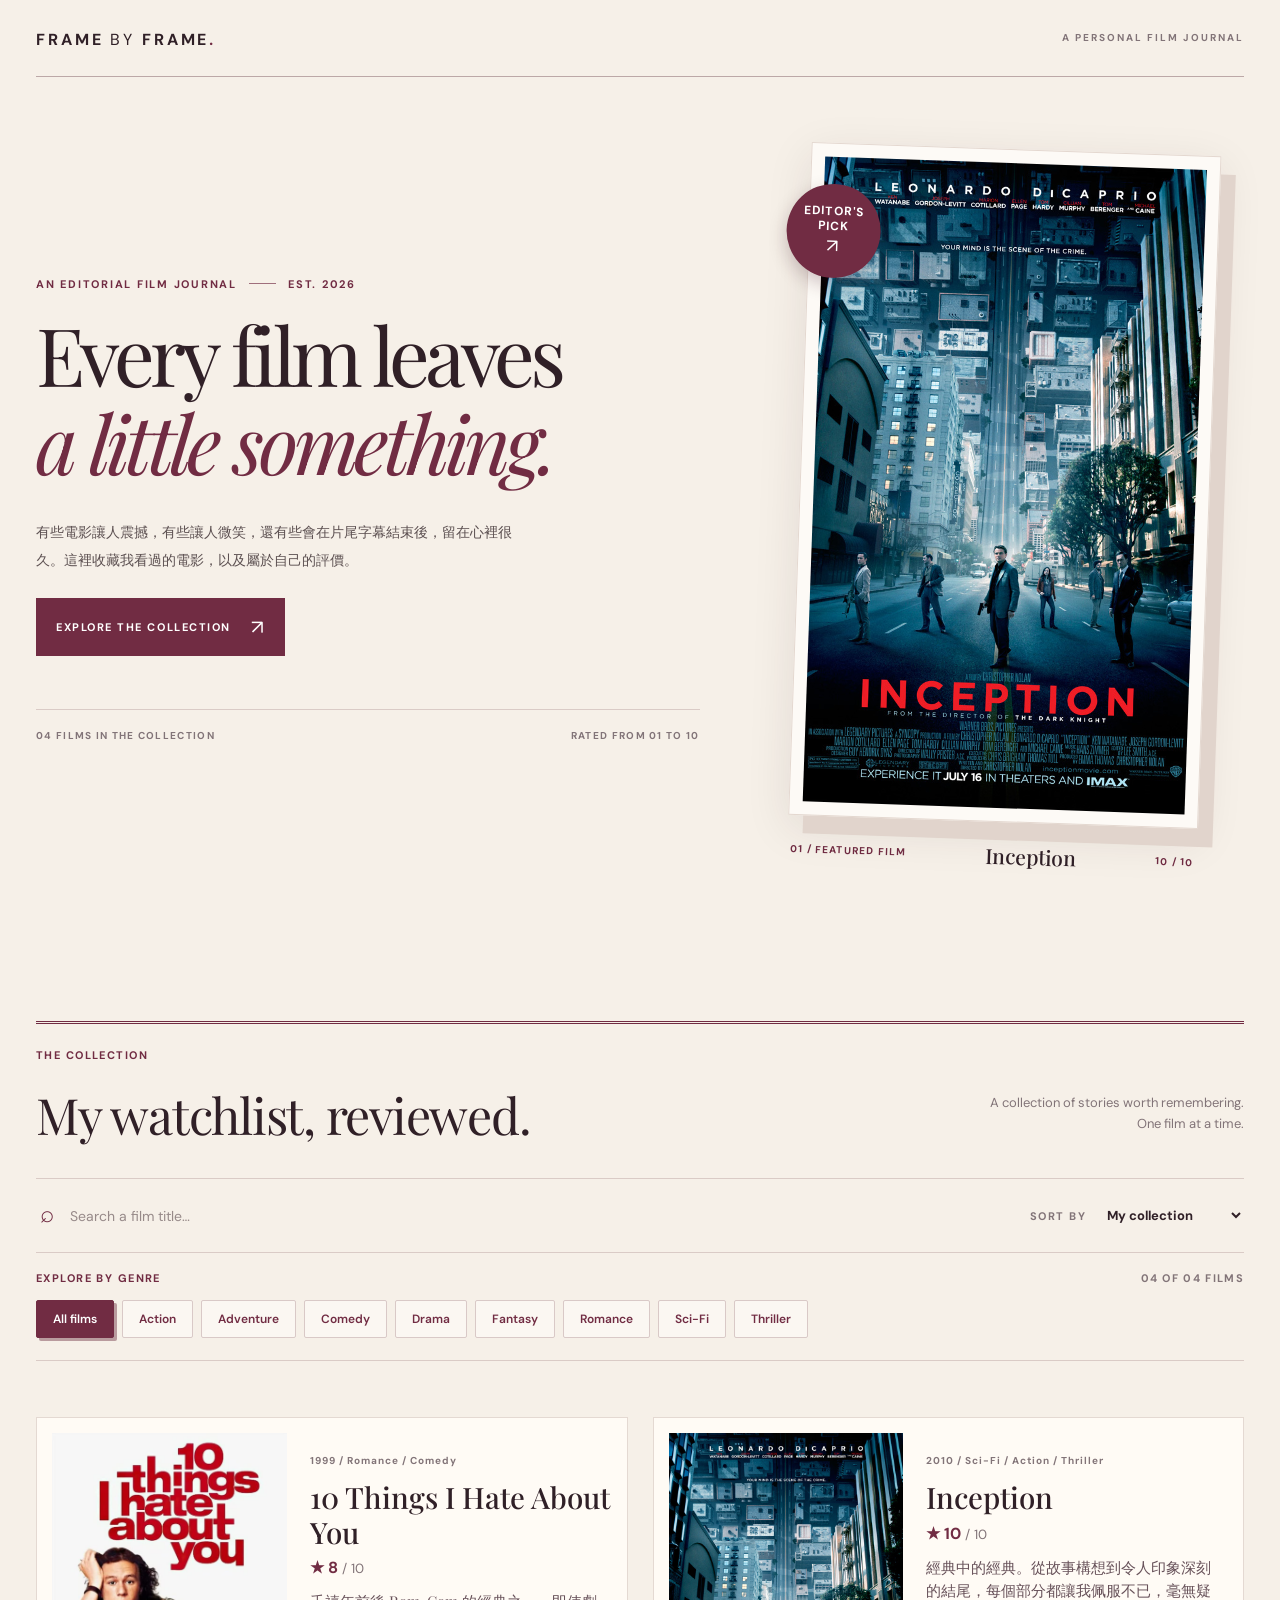
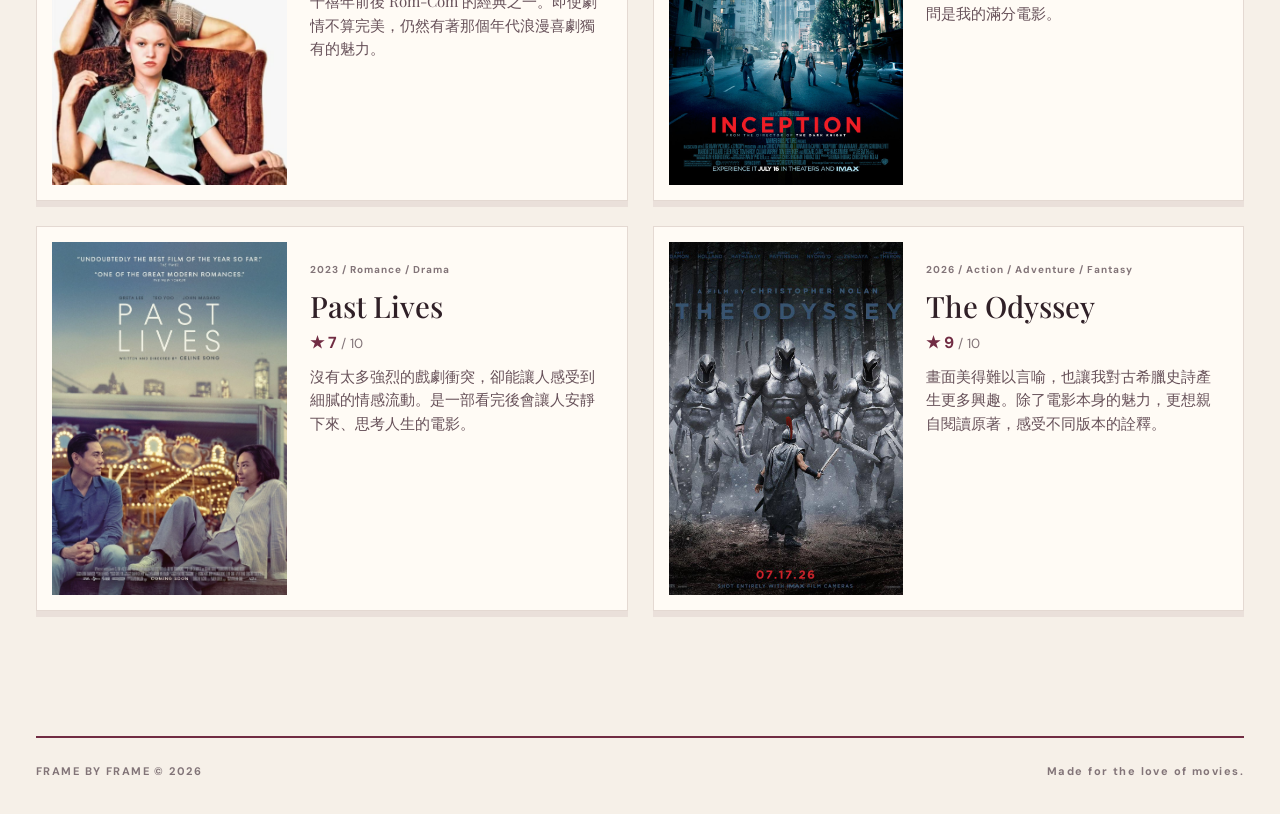
<file: index.html>
<!doctype html>
<html lang="zh-Hant"><head><meta charset="utf-8"><meta name="viewport" content="width=device-width,initial-scale=1"><meta name="description" content="Frame by Frame — 我的個人電影評價與觀影日記"><title>Frame by Frame | Film Journal</title><link rel="stylesheet" href="css/style.css?v=2.3"></head>
<body><header class="site-header wrap"><a class="brand" href="index.html">FRAME <span>BY</span> FRAME<span class="brand-dot">.</span></a><span class="header-note">A PERSONAL FILM JOURNAL</span></header>
<main><section class="hero wrap" aria-label="Frame by Frame introduction">
  <div class="hero-copy">
    <p class="eyebrow">AN EDITORIAL FILM JOURNAL <span class="eyebrow-line"></span> EST. 2026</p>
    <h1>Every film leaves<br><em>a little something.</em></h1>
    <p class="intro">有些電影讓人震撼，有些讓人微笑，還有些會在片尾字幕結束後，留在心裡很久。這裡收藏我看過的電影，以及屬於自己的評價。</p>
    <a class="hero-explore" href="#collection">EXPLORE THE COLLECTION <span aria-hidden="true">↗</span></a>
    <div class="hero-foot"><span id="total-count">MY COLLECTION</span><span>RATED FROM 01 TO 10</span></div>
  </div>
  <a class="hero-feature" href="movie.html?id=inception" aria-label="Read Inception film review">
    <div class="feature-picture"><img src="assets/posters/inception.jpg" alt="Inception film poster" width="430" height="645"><div class="feature-sticker">EDITOR'S<br>PICK <span>↗</span></div></div>
    <div class="feature-label"><span>01 / FEATURED FILM</span><strong>Inception</strong><span>10 / 10</span></div>
  </a>
</section>
<section class="collection wrap" id="collection"><div class="section-top"><div><p class="eyebrow">THE COLLECTION</p><h2>My watchlist, reviewed.</h2></div><p class="muted">A collection of stories worth remembering.<br>One film at a time.</p></div>
<div class="toolbar"><label class="search"><span class="sr-only">搜尋電影名稱</span><input id="search" type="search" placeholder="Search a film title…" autocomplete="off"></label><label class="sort">SORT BY <select id="sort"><option value="default">My collection</option><option value="rating-desc">Rating: high to low</option><option value="rating-asc">Rating: low to high</option><option value="year-desc">Year: newest first</option><option value="year-asc">Year: oldest first</option></select></label></div>
<div class="filter-area"><div class="filter-heading"><span class="eyebrow">EXPLORE BY GENRE</span><span id="result-count" aria-live="polite">ALL FILMS</span></div><div id="genre-filters" class="genre-filters" role="group" aria-label="依電影類型篩選"></div></div>
<p id="status" class="status" role="status" aria-live="polite"></p><div id="movie-grid" class="movie-grid"></div></section></main>
<footer class="footer wrap"><span>FRAME BY FRAME © 2026</span><span>Made for the love of movies.</span></footer><script defer src="js/main.js?v=2.4"></script></body></html>
</file>
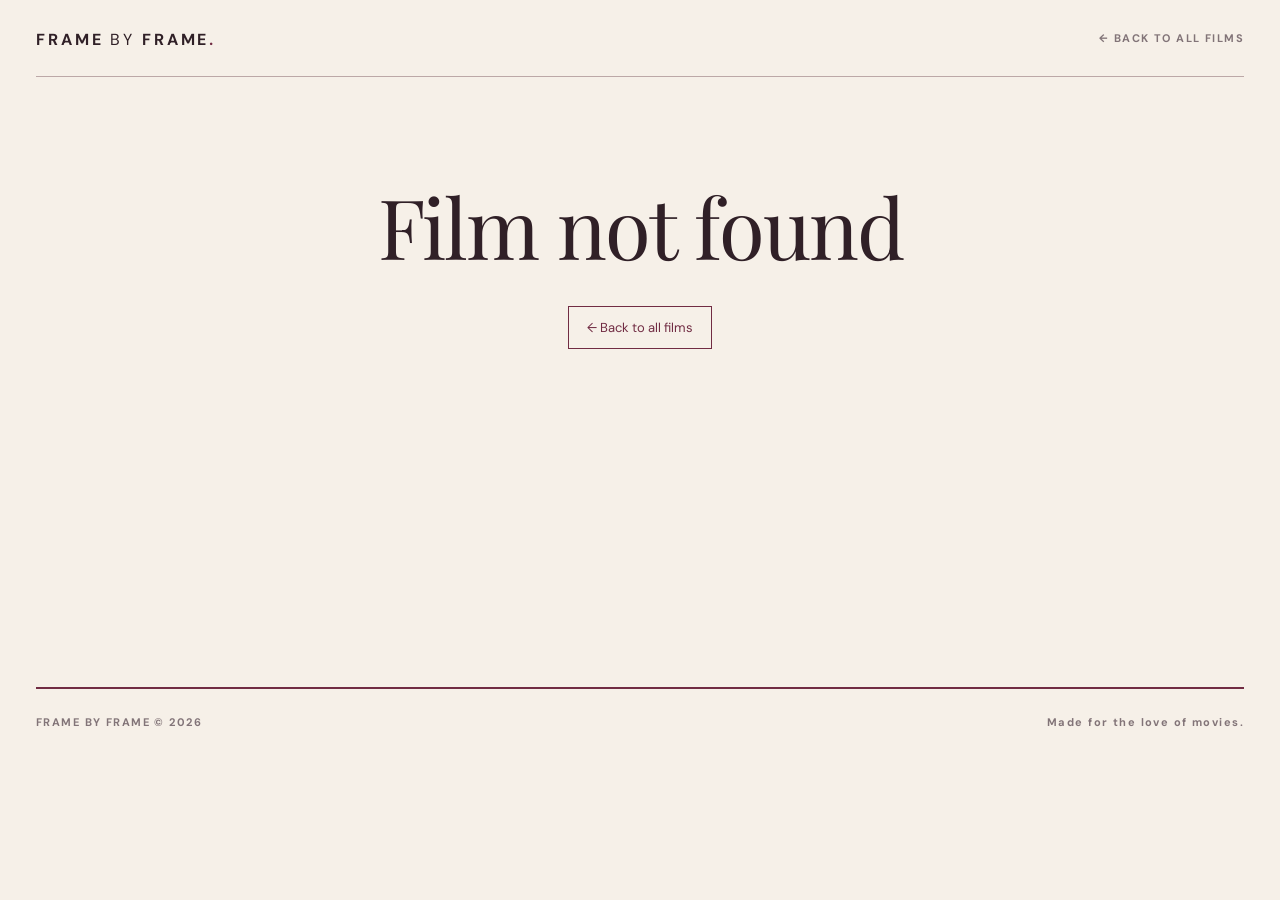
<file: movie.html>
<!doctype html>
<html lang="zh-Hant"><head><meta charset="utf-8"><meta name="viewport" content="width=device-width,initial-scale=1"><meta name="description" content="Frame by Frame 電影日記詳情"><title>Film Review | Frame by Frame</title><link rel="stylesheet" href="css/style.css?v=2.3"></head><body><header class="site-header wrap"><a class="brand" href="index.html">FRAME <span>BY</span> FRAME<span class="brand-dot">.</span></a><a class="back-nav" href="index.html">← BACK TO ALL FILMS</a></header><main class="wrap"><div id="detail" class="detail"><p class="status">正在載入電影資料…</p></div></main><footer class="footer wrap"><span>FRAME BY FRAME © 2026</span><span>Made for the love of movies.</span></footer><script defer src="js/movie.js?v=2.4"></script></body></html>
</file>
<file: css/style.css>
@import url('https://fonts.googleapis.com/css2?family=DM+Sans:wght@400;500;600;700&family=Playfair+Display:ital,wght@0,400;0,500;0,600;1,400;1,500&display=swap');
:root{--bg:#f8f5ef;--ink:#341e24;--wine:#752e40;--muted:#7b6f70;--line:#dfd5d1;--card:#ede5dc;--cream:#fffcf8}*{box-sizing:border-box}html{scroll-behavior:smooth}body{margin:0;background:var(--bg);color:var(--ink);font-family:'DM Sans','Noto Sans TC',sans-serif;-webkit-font-smoothing:antialiased}a{color:inherit;text-decoration:none}a:focus-visible,button:focus-visible,input:focus-visible,select:focus-visible{outline:3px solid #ad7884;outline-offset:3px}.wrap{max-width:1150px;width:calc(100% - 72px);margin:auto}.site-header{padding:29px 0 26px;border-bottom:1px solid var(--line);display:flex;align-items:center;justify-content:space-between;gap:16px}.brand{font-weight:700;letter-spacing:.12em;font-size:15px;white-space:nowrap}.brand span{font-weight:400}.brand-dot{color:var(--wine);font-size:22px}.header-note,.back-nav,.eyebrow,.hero-foot,.footer,.sort,.card-meta{font-size:11px;letter-spacing:.13em;font-weight:700}.header-note,.back-nav{color:var(--muted)}.back-nav:hover{color:var(--wine)}.hero{padding-top:85px;padding-bottom:48px}.eyebrow{color:var(--wine);margin:0 0 19px}.hero h1{font-family:'Playfair Display',Georgia,serif;font-size:clamp(48px,7.5vw,100px);line-height:1.04;letter-spacing:-.048em;font-weight:400;margin:0}.hero em{font-weight:400;color:var(--wine)}.intro{line-height:1.95;font-size:15px;max-width:565px;color:#5c5051;margin:32px 0 55px}.hero-foot{display:flex;justify-content:space-between;border-top:1px solid var(--line);padding-top:19px;color:var(--muted)}.collection{padding:40px 0 100px}.section-top{display:flex;justify-content:space-between;align-items:end;gap:24px;margin-bottom:30px}.section-top h2,.detail h1{font-family:'Playfair Display',Georgia,serif;font-weight:400;letter-spacing:-.025em}.section-top h2{font-size:36px;margin:0}.muted{color:var(--muted);font-size:13px}.toolbar{display:flex;justify-content:space-between;align-items:center;gap:15px;border-top:1px solid var(--line);border-bottom:1px solid var(--line);padding:16px 0;margin-bottom:30px}.search input{font:inherit;font-size:14px;background:transparent;border:0;min-width:230px;padding:9px 0;color:var(--ink)}.search input::placeholder{color:#978a89}.sort{display:flex;align-items:center;gap:14px;color:var(--muted)}.sort select{color:var(--ink);font:inherit;font-size:13px;border:0;background:transparent;max-width:210px;padding:9px 3px}.status{color:var(--muted);font-size:14px;min-height:18px}.movie-grid{display:grid;grid-template-columns:repeat(3,minmax(0,1fr));gap:30px}.movie-card{display:block;min-width:0}.movie-card:hover .poster,.movie-card:focus-visible .poster{transform:translateY(-5px);box-shadow:0 18px 30px #341e2418}.poster{width:100%;aspect-ratio:2/3;object-fit:cover;background:var(--card);display:flex;flex-direction:column;justify-content:space-between;padding:22px;overflow:hidden;transition:transform .25s,box-shadow .25s}.poster-top{display:flex;justify-content:space-between;gap:8px;color:#7c5e60;font-size:10px;letter-spacing:.16em;font-weight:700}.poster-art{display:flex;align-items:center;flex:1;justify-content:center;text-align:center}.poster-art span{font-family:'Playfair Display',Georgia,serif;font-size:clamp(27px,3.2vw,48px);font-weight:400;line-height:1.08;letter-spacing:-.035em;overflow-wrap:anywhere}.poster-bottom{font-size:10px;font-weight:700;letter-spacing:.16em;color:#987c80;text-align:right}.poster[data-tone="1"]{background:#e7dce1}.poster[data-tone="2"]{background:#d8dde0}.poster[data-tone="0"]{background:#e9e1d5}.card-meta{color:var(--muted);margin-top:18px}.card-title{font-family:'Playfair Display',Georgia,serif;font-weight:500;font-size:25px;line-height:1.2;margin:7px 0 10px}.rating{color:var(--wine);font-weight:700;font-size:14px}.rating small{font-weight:400;color:var(--muted)}.card-review{line-height:1.75;font-size:13px;color:#6b5b5c;margin:10px 0 0}.footer{border-top:1px solid var(--line);color:var(--muted);display:flex;justify-content:space-between;padding:26px 0 36px}.detail{padding:65px 0 95px;min-height:65vh}.detail-head{display:grid;grid-template-columns:minmax(210px,340px) 1fr;gap:60px;align-items:center;margin-bottom:65px}.detail .poster{max-width:340px}.detail h1{font-size:clamp(43px,5.8vw,78px);line-height:1.06;margin:0 0 16px}.detail-genre{color:var(--muted);font-size:13px;letter-spacing:.06em;margin:0 0 27px}.detail-score{display:flex;align-items:baseline;gap:10px;margin:0 0 23px}.detail-score strong{font-family:'Playfair Display',Georgia,serif;color:var(--wine);font-size:64px;font-weight:400}.detail-score span{color:var(--muted);font-size:13px}.detail-tagline{font-family:'Playfair Display',Georgia,serif;font-size:22px;line-height:1.6;color:#675258}.detail-sections{max-width:780px;margin-left:auto}.detail-section{border-top:1px solid var(--line);padding:28px 0 33px;display:grid;grid-template-columns:175px 1fr;gap:30px}.detail-section h2{font-size:12px;letter-spacing:.12em;text-transform:uppercase;color:var(--wine);margin:6px 0}.detail-section p{margin:0;line-height:2;font-size:15px;white-space:pre-line}.detail-empty{margin:40px 0;text-align:center}.detail-empty h1{font-size:42px}.link-button{display:inline-block;margin-top:20px;border:1px solid var(--wine);color:var(--wine);padding:12px 18px;font-size:13px}.link-button:hover{background:var(--wine);color:white}.sr-only{position:absolute;width:1px;height:1px;overflow:hidden;clip:rect(0,0,0,0)}@media(max-width:760px){.wrap{width:calc(100% - 36px)}.site-header{padding:20px 0}.header-note{display:none}.hero{padding-top:64px}.hero h1{font-size:clamp(45px,10vw,70px)}.intro{margin:24px 0 40px}.section-top{align-items:start;flex-direction:column;gap:3px}.collection{padding-bottom:70px}.movie-grid{grid-template-columns:repeat(2,minmax(0,1fr));gap:16px}.card-title{font-size:20px}.poster{padding:14px}.poster-art span{font-size:clamp(22px,4.5vw,35px)}.toolbar{align-items:stretch;flex-direction:column}.search input{width:100%}.sort{justify-content:space-between}.detail{padding-top:40px}.detail-head{grid-template-columns:minmax(110px,180px) 1fr;gap:20px;margin-bottom:35px}.detail h1{font-size:clamp(29px,6vw,48px)}.detail-score strong{font-size:46px}.detail-tagline{font-size:16px}.detail-section{grid-template-columns:1fr;gap:10px;padding:22px 0}.footer{gap:10px;font-size:10px}}@media(max-width:430px){.movie-grid{grid-template-columns:1fr}.poster-art span{font-size:45px}.detail-head{grid-template-columns:1fr}.detail .poster{max-width:220px}.hero-foot{font-size:9px}}


/* Frame by Frame 2.0 — collection filters and film-to-film navigation */
.filter-area{margin:-8px 0 24px;padding:0 0 22px;border-bottom:1px solid var(--line)}
.filter-heading{display:flex;justify-content:space-between;align-items:center;gap:14px;margin-bottom:15px}
.filter-heading .eyebrow{margin:0}
#result-count{font-size:11px;font-weight:700;letter-spacing:.12em;color:var(--muted)}
.genre-filters{display:flex;gap:8px;flex-wrap:wrap}
.genre-chip{border:1px solid #d3c5c4;background:transparent;color:var(--wine);padding:9px 15px;border-radius:100px;font:600 12px 'DM Sans',sans-serif;cursor:pointer;transition:background .2s,color .2s,border-color .2s,transform .2s}
.genre-chip:hover{background:#eee3e1;transform:translateY(-1px)}
.genre-chip[aria-pressed="true"]{background:var(--wine);color:white;border-color:var(--wine)}
.movie-card{border-radius:3px;padding-bottom:12px;transition:transform .2s ease}
.movie-card:hover .card-title,.movie-card:focus-visible .card-title{color:var(--wine)}
.card-title{transition:color .2s ease}
.movie-card .poster{border-radius:3px}
.detail-sections{margin-bottom:65px}
.film-navigation{border-top:1px solid var(--line);display:grid;grid-template-columns:repeat(2,minmax(0,1fr));gap:20px;padding-top:26px}
.film-nav-link{display:flex;flex-direction:column;gap:7px;padding:22px 24px;background:#f0e9e2;border:1px solid transparent;min-width:0;transition:border-color .2s,transform .2s,background .2s}
.film-nav-link:hover{border-color:#b68b91;background:#f5ece9;transform:translateY(-2px)}
.film-nav-label{font-size:10px;font-weight:700;letter-spacing:.17em;color:var(--wine)}
.film-nav-link strong{font-family:'Playfair Display',Georgia,serif;font-size:clamp(20px,2.5vw,29px);font-weight:500;line-height:1.22;overflow-wrap:anywhere}
.film-nav-meta{font-size:12px;color:var(--muted)}
.film-nav-link.next{text-align:right;align-items:flex-end}
@media(max-width:760px){.filter-area{margin-top:0}.genre-filters{gap:7px}.genre-chip{padding:8px 11px}.film-navigation{gap:10px}.film-nav-link{padding:16px 13px}}
@media(max-width:430px){.film-navigation{grid-template-columns:1fr}.film-nav-link.next{text-align:left;align-items:flex-start}}
@media(prefers-reduced-motion:reduce){.genre-chip,.movie-card,.film-nav-link{transition:none}.genre-chip:hover,.film-nav-link:hover{transform:none}}


/* Frame by Frame 2.3 — editorial cinematic visual refresh. Original functionality retained. */
:root{--bg:#f6f0e8;--ink:#302027;--wine:#712c43;--muted:#827478;--line:#dacbc6;--cream:#fffaf4}
body{background:var(--bg)}
.wrap{max-width:1220px}
.site-header{border-bottom:1px solid #bca8a7;padding-top:23px;padding-bottom:24px}
.brand{font-size:16px;letter-spacing:.18em}
.header-note{letter-spacing:.2em;font-size:10px}
.hero{display:grid;grid-template-columns:minmax(0,1.16fr) minmax(320px,.84fr);gap:clamp(24px,5vw,86px);align-items:center;padding-top:72px;padding-bottom:86px;min-height:690px}
.hero-copy{min-width:0;display:flex;flex-direction:column;align-items:flex-start}
.hero .eyebrow{display:flex;gap:12px;align-items:center;font-size:11px;letter-spacing:.16em;white-space:nowrap}
.eyebrow-line{display:inline-block;width:27px;height:1px;background:currentColor;opacity:.65}
.hero h1{font-size:clamp(48px,6.3vw,86px);line-height:1.095;letter-spacing:-.058em}
.hero h1 em{color:var(--wine)}
.hero .intro{font-size:14px;line-height:2;max-width:490px;margin:32px 0 24px}
.hero-explore{display:inline-flex;gap:20px;align-items:center;justify-content:space-between;background:var(--wine);color:white;font-weight:700;font-size:11px;letter-spacing:.14em;padding:16px 20px;transition:background .2s,transform .2s}
.hero-explore:hover{background:#502133;transform:translateY(-2px)}
.hero-explore span{font-size:20px;font-weight:400}
.hero-foot{width:100%;margin-top:53px;font-size:10px;letter-spacing:.13em}
.hero-feature{display:block;position:relative;margin:0 auto;width:min(100%,410px);transform:rotate(2deg);transition:transform .3s}
.hero-feature:hover{transform:rotate(0deg) translateY(-5px)}
.feature-picture{position:relative;padding:13px;background:#fdfaf6;box-shadow:15px 18px 0 #e1d4cc, 0 12px 45px #341e241a;border:1px solid #e4d8d0}
.feature-picture img{display:block;width:100%;aspect-ratio:2/3;object-fit:cover}
.feature-sticker{position:absolute;left:-23px;top:40px;display:flex;align-items:center;justify-content:center;flex-direction:column;width:94px;height:94px;border-radius:50%;background:var(--wine);color:white;font-size:12px;line-height:1.25;letter-spacing:.1em;text-align:center;font-weight:700;box-shadow:0 7px 18px #38131f3b}
.feature-sticker span{font-size:19px;font-weight:400}
.feature-label{display:flex;align-items:center;justify-content:space-between;gap:8px;margin:19px 3px 1px;color:var(--wine);font-size:10px;letter-spacing:.12em;font-weight:700}
.feature-label strong{color:var(--ink);font-family:'Playfair Display',Georgia,serif;font-size:21px;letter-spacing:0;font-weight:500}
.collection{background:transparent;padding-top:65px}
.section-top{border-top:3px double var(--wine);padding-top:24px;margin-bottom:30px}
.section-top h2{font-size:clamp(34px,4vw,50px)}
.section-top .muted{text-align:right;line-height:1.6}
.toolbar{background:transparent;padding-top:18px;padding-bottom:18px;margin-bottom:26px}
.search{position:relative;flex:1}.search:before{content:'⌕';position:absolute;left:4px;top:0;font-size:24px;color:var(--wine)}
.search input{padding-left:34px;width:min(100%,400px)}
.genre-chip{border-radius:2px;background:#fbf7f2;padding:10px 16px;border-color:#d9c9c7}
.genre-chip:hover{background:#e9dad7}
.genre-chip[aria-pressed="true"]{box-shadow:3px 3px 0 #b99b9e}
.movie-grid{grid-template-columns:repeat(2,minmax(0,1fr));gap:25px}
.movie-card{display:grid;grid-template-columns:42% minmax(0,1fr);grid-template-rows:auto auto auto 1fr;column-gap:23px;align-content:start;background:#fffbf5;border:1px solid #e4d9d2;padding:15px!important;border-radius:0;min-height:305px;box-shadow:0 6px 0 #eae0da;transition:transform .25s,box-shadow .25s,border-color .25s}
.movie-card:hover,.movie-card:focus-visible{transform:translateY(-5px);border-color:#ae888d;box-shadow:0 14px 20px #361b2217}
.movie-card .poster{grid-column:1;grid-row:1 / span 4;align-self:stretch;width:100%;height:100%;min-height:282px;aspect-ratio:2/3;object-fit:cover;padding:0;border-radius:0}
.movie-card .card-meta{grid-column:2;grid-row:1;margin-top:19px;line-height:1.7;font-size:10px;letter-spacing:.1em}
.movie-card .card-title{grid-column:2;grid-row:2;margin:11px 0 8px;font-size:clamp(23px,2.3vw,33px);line-height:1.18}
.movie-card .rating{grid-column:2;grid-row:3;font-size:16px;margin-bottom:12px}
.movie-card .card-review{grid-column:2;grid-row:4;font-family:'Playfair Display',Georgia,serif;font-size:15px;line-height:1.55;align-self:start;color:#675159;margin:0 2px 15px 0;display:-webkit-box;-webkit-line-clamp:5;-webkit-box-orient:vertical;overflow:hidden}
.movie-card:hover .poster{transform:none;box-shadow:none}
.detail-head{position:relative;grid-template-columns:minmax(225px,350px) 1fr;gap:clamp(35px,7vw,100px);align-items:center}
.detail-head .poster{padding:10px;background:var(--cream);border:1px solid #e1d1cc;box-shadow:13px 14px 0 #e1d3cd;max-width:350px}
.detail h1{font-size:clamp(46px,6.5vw,86px)}
.detail-score strong{font-size:76px}
.detail-tagline{max-width:650px}
.detail-section{border-top-color:#c7b5b4}
.footer{margin-top:25px;border-top:2px solid var(--wine)}
@media(max-width:990px){.hero{grid-template-columns:minmax(0,1.1fr) minmax(260px,.9fr);gap:22px;min-height:0;padding-top:62px}.hero h1{font-size:clamp(44px,6vw,70px)}.feature-sticker{width:74px;height:74px;left:-10px;font-size:10px}.movie-card{column-gap:15px;min-height:270px;padding:12px!important}.movie-card .poster{min-height:240px}.movie-card .card-title{font-size:24px}.movie-card .card-review{font-size:13px;-webkit-line-clamp:4}}
@media(max-width:760px){.hero{grid-template-columns:1fr;padding-top:52px;padding-bottom:70px;gap:40px}.hero h1{font-size:clamp(49px,10vw,80px)}.hero .intro{margin-top:24px}.hero-foot{margin-top:36px}.hero-feature{width:min(75%,335px)}.section-top .muted{text-align:left}.movie-grid{grid-template-columns:1fr;gap:23px}.movie-card{grid-template-columns:minmax(125px,40%) minmax(0,1fr);min-height:265px}.movie-card .poster{min-height:240px}.movie-card .card-title{font-size:clamp(23px,4.3vw,31px)}.detail-head{grid-template-columns:minmax(110px,200px) 1fr;gap:24px}.detail-head .poster{padding:7px;box-shadow:7px 8px 0 #e1d3cd}}
@media(max-width:430px){.hero .eyebrow{white-space:normal}.hero-feature{width:75%}.feature-label strong{font-size:18px}.feature-label{font-size:9px}.movie-card{grid-template-columns:43% 1fr;gap:12px;padding:10px!important;min-height:232px}.movie-card .poster{min-height:212px}.movie-card .card-meta{font-size:9px;margin-top:6px}.movie-card .card-title{font-size:21px;margin:8px 0}.movie-card .card-review{font-size:12px;-webkit-line-clamp:4}.movie-card .rating{font-size:13px;margin-bottom:7px}.detail-head{grid-template-columns:1fr}.detail-head .poster{max-width:220px}.hero h1{font-size:clamp(45px,11vw,59px)}}
@media(prefers-reduced-motion:reduce){.hero-feature,.hero-explore,.movie-card{transition:none}.hero-feature:hover,.hero-explore:hover,.movie-card:hover{transform:none}}
</file>
